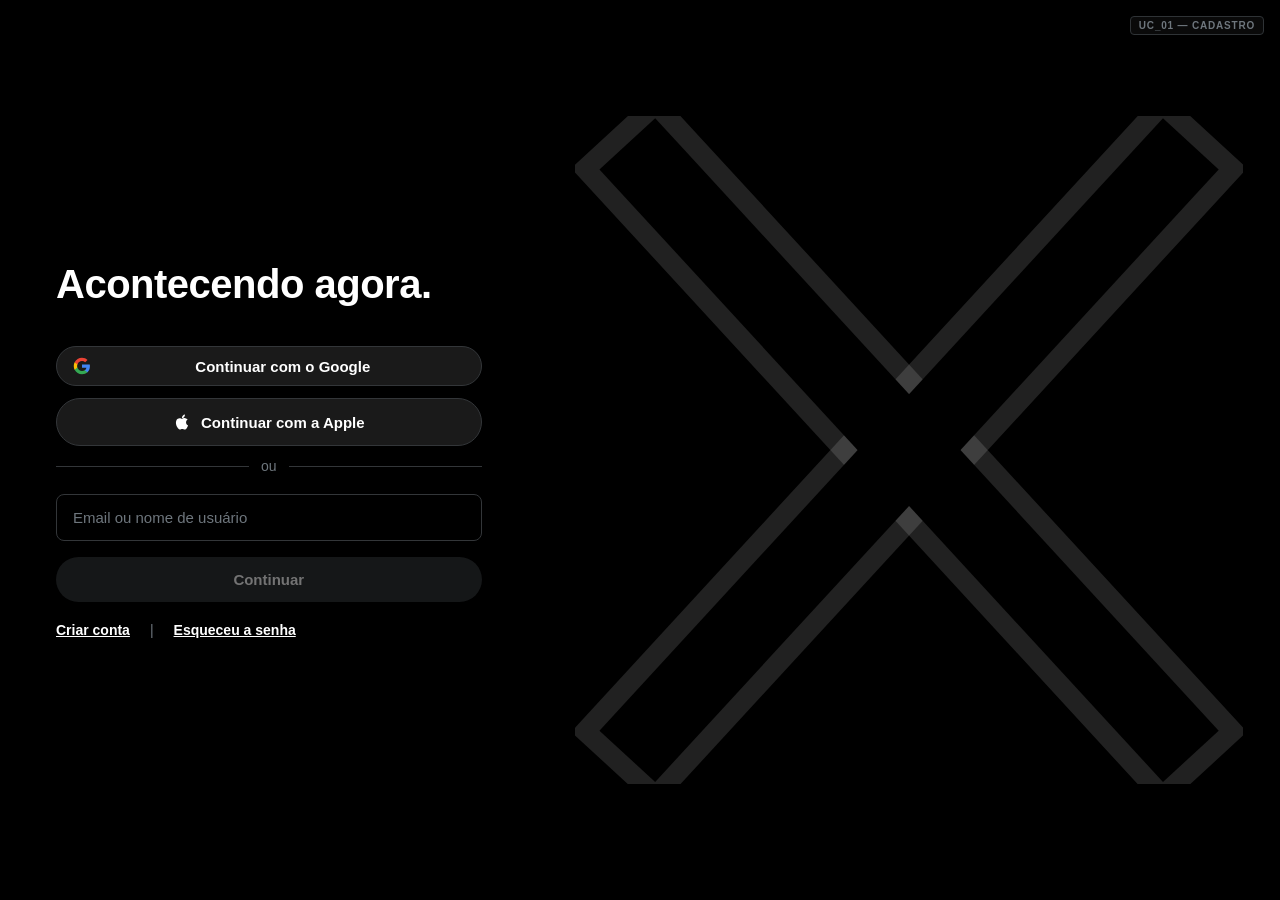
<file: casodeuso_cadastro.html>
<!DOCTYPE html>
<html lang="pt-BR">
<head>
<meta charset="UTF-8"/>
<meta name="viewport" content="width=device-width, initial-scale=1.0"/>
<title>X</title>
<link rel="stylesheet" href="style.css"/>
</head>
<body>

<div id="toast"></div>
<span class="uc-badge" id="uc-badge">UC_01 — Cadastro</span>

<!-- ══ TELA SPLIT (cadastro + login) ══ -->
<div id="tela-auth">
  <div class="left">

    <!-- STEP 0: Landing / Login -->
    <div class="step active" id="step0">
      <h1 class="titulo">Acontecendo agora.</h1>

      <button class="btn btn-escuro btn-google" onclick="loginGoogle()">
        <svg width="18" height="18" viewBox="0 0 24 24">
          <path fill="#4285F4" d="M22.56 12.25c0-.78-.07-1.53-.2-2.25H12v4.26h5.92c-.26 1.37-1.04 2.53-2.21 3.31v2.77h3.57c2.08-1.92 3.28-4.74 3.28-8.09z"/>
          <path fill="#34A853" d="M12 23c2.97 0 5.46-.98 7.28-2.66l-3.57-2.77c-.98.66-2.23 1.06-3.71 1.06-2.86 0-5.29-1.93-6.16-4.53H2.18v2.84C3.99 20.53 7.7 23 12 23z"/>
          <path fill="#FBBC05" d="M5.84 14.09c-.22-.66-.35-1.36-.35-2.09s.13-1.43.35-2.09V7.07H2.18C1.43 8.55 1 10.22 1 12s.43 3.45 1.18 4.93l3.66-2.84z"/>
          <path fill="#EA4335" d="M12 5.38c1.62 0 3.06.56 4.21 1.64l3.15-3.15C17.45 2.09 14.97 1 12 1 7.7 1 3.99 3.47 2.18 7.07l3.66 2.84c.87-2.6 3.3-4.53 6.16-4.53z"/>
        </svg>
        <span class="google-btn-content" id="google-btn-txt">Continuar com o Google</span>
        <svg class="google-logo" width="20" height="20" viewBox="0 0 24 24" id="google-g-icon" style="display:none">
          <path fill="#4285F4" d="M22.56 12.25c0-.78-.07-1.53-.2-2.25H12v4.26h5.92c-.26 1.37-1.04 2.53-2.21 3.31v2.77h3.57c2.08-1.92 3.28-4.74 3.28-8.09z"/>
          <path fill="#34A853" d="M12 23c2.97 0 5.46-.98 7.28-2.66l-3.57-2.77c-.98.66-2.23 1.06-3.71 1.06-2.86 0-5.29-1.93-6.16-4.53H2.18v2.84C3.99 20.53 7.7 23 12 23z"/>
          <path fill="#FBBC05" d="M5.84 14.09c-.22-.66-.35-1.36-.35-2.09s.13-1.43.35-2.09V7.07H2.18C1.43 8.55 1 10.22 1 12s.43 3.45 1.18 4.93l3.66-2.84z"/>
          <path fill="#EA4335" d="M12 5.38c1.62 0 3.06.56 4.21 1.64l3.15-3.15C17.45 2.09 14.97 1 12 1 7.7 1 3.99 3.47 2.18 7.07l3.66 2.84c.87-2.6 3.3-4.53 6.16-4.53z"/>
        </svg>
      </button>

      <button class="btn btn-escuro" onclick="loginApple()">
        <svg width="18" height="18" viewBox="0 0 24 24" fill="white">
          <path d="M18.71 19.5c-.83 1.24-1.71 2.45-3.05 2.47-1.34.03-1.77-.79-3.29-.79-1.53 0-2 .77-3.27.82-1.31.05-2.3-1.32-3.14-2.53C4.25 17 2.94 12.45 4.7 9.39c.87-1.52 2.43-2.48 4.12-2.51 1.28-.02 2.5.87 3.29.87.78 0 2.26-1.07 3.8-.91.65.03 2.47.26 3.64 1.98-.09.06-2.17 1.28-2.15 3.81.03 3.02 2.65 4.03 2.68 4.04-.03.07-.42 1.44-1.38 2.83M13 3.5c.73-.83 1.94-1.46 2.94-1.5.13 1.17-.34 2.35-1.04 3.19-.69.85-1.83 1.51-2.95 1.42-.15-1.15.41-2.35 1.05-3.11z"/>
        </svg>
        Continuar com a Apple
      </button>

      <div class="separador">ou</div>

      <div class="campo">
        <input type="text" placeholder="Email ou nome de usuário" id="inp-login-val" oninput="checaLoginVal()"/>
        <div class="msg-erro" id="err-login-val">Informe o e-mail ou username.</div>
      </div>

      <button class="btn btn-cinza" id="btn-continuar-login" disabled onclick="irParaSenha()">
        Continuar
      </button>

      <div class="rodape-links">
        <a onclick="irCadastro()">Criar conta</a>
        <span style="color:#6e767d">|</span>
        <a onclick="irRecuperacao()">Esqueceu a senha</a>
      </div>
    </div>

    <!-- STEP: Senha do login -->
    <div class="step" id="step-senha-login">
      <h1 class="titulo">Insira sua senha.</h1>

      <div class="campo" style="margin-top: 32px;">
        <input type="password" id="inp-senha-login" placeholder="Senha" oninput="checaSenhaLogin()"/>
        <div class="msg-erro" id="err-senha-login">Senha incorreta.</div>
      </div>

      <button class="btn btn-cinza" id="btn-fazer-login" disabled onclick="fazerLogin()">
        Continuar
      </button>

      <div class="rodape-links">
        <a onclick="irCadastro()">Criar conta</a>
        <span style="color:#6e767d">|</span>
        <a onclick="irRecuperacao()">Esqueceu a senha</a>
      </div>
    </div>

    <!-- STEP: Recuperação de senha -->
    <div class="step" id="step-recuperacao">
      <h1 class="titulo">Recuperar senha.</h1>

      <div class="campo" style="margin-top: 32px;">
        <input type="email" id="inp-rec-email" placeholder="Seu e-mail cadastrado" oninput="limpaMsgErro(this)"/>
        <div class="msg-erro" id="err-rec">E-mail não encontrado.</div>
      </div>

      <button class="btn btn-branco" onclick="fazerRecuperacao()">Enviar</button>

      <div class="rodape-links">
        <a onclick="irPasso('step-recuperacao','step0')">Voltar</a>
      </div>
    </div>

    <!-- STEP: Cadastro 1 - Dados -->
    <div class="step" id="step1">
      <h1 class="titulo">Acontecendo agora.</h1>

      <div class="cadastro-social">
        <button class="btn btn-escuro btn-social-cadastro" onclick="loginGoogle()">Cadastrar com Google</button>
        <button class="btn btn-escuro btn-social-cadastro" onclick="loginApple()">Cadastrar com Apple</button>
      </div>

      <div class="separador separador-cadastro">ou preencha seus dados</div>

      <div class="campo">
        <label>Nome de perfil</label>
        <input type="text" id="inp-nome" placeholder="Exemplo Nome" maxlength="15" oninput="limpaMsgErro(this)"/>
        <div class="msg-erro" id="err-nome">Informe seu nome de perfil.</div>
      </div>

      <div class="campo">
        <label>Nome de usuário</label>
        <input type="text" id="inp-user" placeholder="nameuser11" maxlength="15" oninput="limpaMsgErro(this)"/>
        <div class="msg-erro" id="err-user">Informe seu nome de usuário.</div>
      </div>

      <div class="campo">
        <label>E-mail</label>
        <input type="email" id="inp-email" placeholder="alunomps2026@uea.edu.br" oninput="limpaMsgErro(this)"/>
        <div class="msg-erro" id="err-email">Por favor, insira um endereço de e-mail válido (Ex: nome@dominio.com).</div>
      </div>

      <div class="campo">
        <label>Telefone</label>
        <input type="tel" id="inp-tel" placeholder="+55 (92) 99999-9999" oninput="mascaraTel(this);limpaMsgErro(this)"/>
        <div class="msg-erro" id="err-tel">Informe seu telefone celular.</div>
      </div>

      <div class="campo">
        <label>Data de Nascimento</label>
        <input type="text" id="inp-nasc" placeholder="01/01/2000" maxlength="10" oninput="mascaraData(this);limpaMsgErro(this)"/>
        <div class="msg-erro" id="err-nasc">Cadastro não permitido para menores de 18 anos</div>
      </div>

      <button class="btn btn-branco" onclick="validaPasso1()">Continuar</button>
    </div>

    <!-- STEP: Cadastro 2 - Senha -->
    <div class="step" id="step2">
      <h1 class="titulo">Acontecendo agora.</h1>

      <div class="campo" style="margin-top:32px;">
        <label>Senha</label>
        <input type="password" id="inp-senha" placeholder="••••••••••" maxlength="128" oninput="limpaMsgErro(this)"/>
        <div class="msg-erro" id="err-senha">A senha deve conter no mínimo 8 caracteres</div>
      </div>

      <div class="campo">
        <label>Confirmar senha</label>
        <input type="password" id="inp-conf" placeholder="••••••••••" maxlength="128" oninput="limpaMsgErro(this)"/>
        <div class="msg-erro" id="err-conf">As senhas não coincidem.</div>
      </div>

      <button class="btn btn-branco" style="margin-top:60px;" onclick="validaPasso2()">Continuar</button>
    </div>

  </div>

  <div class="right">
    <div class="fundo-x">
      <svg viewBox="0 0 300 300" fill="none" xmlns="http://www.w3.org/2000/svg">
        <path d="M 35 25 L 265 275" stroke="white" stroke-width="52" stroke-linecap="square" opacity="0.13"/>
        <path d="M 265 25 L 35 275" stroke="white" stroke-width="52" stroke-linecap="square" opacity="0.13"/>
        <path d="M 35 25 L 265 275" stroke="black" stroke-width="34" stroke-linecap="square"/>
        <path d="M 265 25 L 35 275" stroke="black" stroke-width="34" stroke-linecap="square"/>
      </svg>
    </div>
  </div>
</div>

<!-- ══ LOGIN SOCIAL ══ -->
<div id="social-login-modal" class="social-modal escondido" aria-hidden="true">
  <div class="social-card">
    <button class="social-fechar" onclick="fecharLoginSocial()" aria-label="Fechar">×</button>

    <div class="social-topo">
      <div class="social-icone" id="social-icone">G</div>
      <div>
        <p class="social-label">Cadastro/Login</p>
        <h2 id="social-titulo">Entrar com Google</h2>
      </div>
    </div>


    <button class="social-conta" onclick="confirmarLoginSocial()">
      <div class="social-avatar" id="social-avatar">G</div>
      <div class="social-dados">
        <strong id="social-nome">Usuário Google</strong>
        <span id="social-email">usuario.google@gmail.com</span>
      </div>
      <span class="social-seta">›</span>
    </button>

    <button class="social-cancelar" onclick="fecharLoginSocial()">Cancelar</button>
  </div>
</div>

<!-- ══ TELA FEED ══ -->
<div id="tela-feed" style="display:none;">

  <!-- Sidebar esquerda -->
  <aside class="sidebar">
    <div class="sidebar-logo">
      <svg viewBox="0 0 24 24" width="28" height="28" fill="white">
        <path d="M18.244 2.25h3.308l-7.227 8.26 8.502 11.24H16.17l-4.714-6.231-5.401 6.231H2.746l7.73-8.835L1.254 2.25H8.08l4.253 5.622L18.244 2.25zm-1.161 17.52h1.833L7.084 4.126H5.117L17.083 19.77z"/>
      </svg>
    </div>
    <nav class="sidebar-nav">
      <a class="nav-item active" href="#">
        <svg viewBox="0 0 24 24" width="22" height="22" fill="currentColor"><path d="M10 20v-6h4v6h5v-8h3L12 3 2 12h3v8z"/></svg>
        Página Principal
      </a>
      <a class="nav-item" href="#">
        <svg viewBox="0 0 24 24" width="22" height="22" fill="currentColor"><path d="M15.5 14h-.79l-.28-.27A6.471 6.471 0 0 0 16 9.5 6.5 6.5 0 1 0 9.5 16c1.61 0 3.09-.59 4.23-1.57l.27.28v.79l5 4.99L20.49 19l-4.99-5zm-6 0C7.01 14 5 11.99 5 9.5S7.01 5 9.5 5 14 7.01 14 9.5 11.99 14 9.5 14z"/></svg>
        Pesquisar
      </a>
      <a class="nav-item" href="#">
        <svg viewBox="0 0 24 24" width="22" height="22" fill="currentColor"><path d="M12 22c1.1 0 2-.9 2-2h-4c0 1.1.9 2 2 2zm6-6v-5c0-3.07-1.64-5.64-4.5-6.32V4c0-.83-.67-1.5-1.5-1.5s-1.5.67-1.5 1.5v.68C7.63 5.36 6 7.92 6 11v5l-2 2v1h16v-1l-2-2z"/></svg>
        Notificações
      </a>
      <a class="nav-item" href="#">
        <svg viewBox="0 0 24 24" width="22" height="22" fill="currentColor"><path d="M16 11c1.66 0 2.99-1.34 2.99-3S17.66 5 16 5c-1.66 0-3 1.34-3 3s1.34 3 3 3zm-8 0c1.66 0 2.99-1.34 2.99-3S9.66 5 8 5C6.34 5 5 6.34 5 8s1.34 3 3 3zm0 2c-2.33 0-7 1.17-7 3.5V19h14v-2.5c0-2.33-4.67-3.5-7-3.5zm8 0c-.29 0-.62.02-.97.05 1.16.84 1.97 1.97 1.97 3.45V19h6v-2.5c0-2.33-4.67-3.5-7-3.5z"/></svg>
        Seguindo
      </a>
      <a class="nav-item" href="#">
        <svg viewBox="0 0 24 24" width="22" height="22" fill="currentColor"><path d="M20 2H4c-1.1 0-2 .9-2 2v18l4-4h14c1.1 0 2-.9 2-2V4c0-1.1-.9-2-2-2z"/></svg>
        Mensagens
      </a>
      <a class="nav-item" href="#">
        <svg viewBox="0 0 24 24" width="22" height="22" fill="currentColor"><path d="M19 3H5c-1.1 0-2 .9-2 2v14c0 1.1.9 2 2 2h14c1.1 0 2-.9 2-2V5c0-1.1-.9-2-2-2zm-7 3c1.93 0 3.5 1.57 3.5 3.5S13.93 13 12 13s-3.5-1.57-3.5-3.5S10.07 6 12 6zm7 13H5v-.23c0-.62.28-1.2.76-1.58C7.47 15.82 9.64 15 12 15s4.53.82 6.24 2.19c.48.38.76.97.76 1.58V19z"/></svg>
        IA
      </a>
      <a class="nav-item" href="#">
        <svg viewBox="0 0 24 24" width="22" height="22" fill="currentColor"><path d="M17 3H7c-1.1 0-2 .9-2 2v16l7-3 7 3V5c0-1.1-.9-2-2-2z"/></svg>
        Salvos
      </a>
      <a class="nav-item" href="#">
        <svg viewBox="0 0 24 24" width="22" height="22" fill="currentColor"><path d="M11.99 2C6.47 2 2 6.48 2 12s4.47 10 9.99 10C17.52 22 22 17.52 22 12S17.52 2 11.99 2zm4.24 16L12 15.45 7.77 18l1.12-4.81-3.73-3.23 4.92-.42L12 5l1.92 4.53 4.92.42-3.73 3.23L16.23 18z"/></svg>
        Premium
      </a>
      <a class="nav-item" id="nav-perfil" href="#">
        <svg viewBox="0 0 24 24" width="22" height="22" fill="currentColor"><path d="M12 12c2.7 0 4.8-2.1 4.8-4.8S14.7 2.4 12 2.4 7.2 4.5 7.2 7.2 9.3 12 12 12zm0 2.4c-3.2 0-9.6 1.6-9.6 4.8v2.4h19.2v-2.4c0-3.2-6.4-4.8-9.6-4.8z"/></svg>
        Perfil
      </a>
      <a class="nav-item nav-mais" href="#">
        <span style="font-size:20px;letter-spacing:2px">•••</span>
      </a>
    </nav>
    <button class="btn-postar-side" onclick="abrirComposer()">Postar</button>
    <button class="btn-voltar-login" onclick="sairParaLogin()">Voltar para login</button>
  </aside>

  <!-- Centro: Feed -->
  <main class="feed-main">
    <div class="feed-tabs">
      <div class="feed-tab active">Feed</div>
      <div class="feed-tab">Seguindo</div>
    </div>

    <!-- Composer -->
    <div class="composer">
      <div class="composer-avatar">
        <svg viewBox="0 0 24 24" width="40" height="40" fill="#555">
          <path d="M12 12c2.7 0 4.8-2.1 4.8-4.8S14.7 2.4 12 2.4 7.2 4.5 7.2 7.2 9.3 12 12 12zm0 2.4c-3.2 0-9.6 1.6-9.6 4.8v2.4h19.2v-2.4c0-3.2-6.4-4.8-9.6-4.8z"/>
        </svg>
      </div>
      <div class="composer-right">
        <input class="composer-input" id="composer-input" type="text" placeholder="O que está acontecendo?" maxlength="280" oninput="checaComposer()"/>
        <div class="composer-actions">
          <div class="composer-icons">
            <span title="Imagem">🖼</span>
            <span title="GIF">GIF</span>
            <span title="Emoji">☺</span>
            <span title="Enquete">📊</span>
            <span title="Agenda">📅</span>
            <span title="Local">📍</span>
          </div>
          <button class="btn-postar-composer" id="btn-postar" disabled onclick="postarTweet()">Postar</button>
        </div>
      </div>
    </div>

    <!-- Posts -->
    <div id="lista-posts"></div>
  </main>

  <!-- Sidebar direita -->
  <aside class="sidebar-right">
    <div class="search-bar">
      <input type="text" placeholder="Value"/>
      <svg viewBox="0 0 24 24" width="16" height="16" fill="#6e767d"><path d="M15.5 14h-.79l-.28-.27A6.471 6.471 0 0 0 16 9.5 6.5 6.5 0 1 0 9.5 16c1.61 0 3.09-.59 4.23-1.57l.27.28v.79l5 4.99L20.49 19l-4.99-5zm-6 0C7.01 14 5 11.99 5 9.5S7.01 5 9.5 5 14 7.01 14 9.5 11.99 14 9.5 14z"/></svg>
      <svg viewBox="0 0 24 24" width="16" height="16" fill="#6e767d" style="margin-left:auto"><path d="M19.14 12.94c.04-.3.06-.61.06-.94 0-.32-.02-.64-.07-.94l2.03-1.58c.18-.14.23-.41.12-.61l-1.92-3.32c-.12-.22-.37-.29-.59-.22l-2.39.96c-.5-.38-1.03-.7-1.62-.94l-.36-2.54c-.04-.24-.24-.41-.48-.41h-3.84c-.24 0-.43.17-.47.41l-.36 2.54c-.59.24-1.13.57-1.62.94l-2.39-.96c-.22-.08-.47 0-.59.22L2.74 8.87c-.12.21-.08.47.12.61l2.03 1.58c-.05.3-.09.63-.09.94s.02.64.07.94l-2.03 1.58c-.18.14-.23.41-.12.61l1.92 3.32c.12.22.37.29.59.22l2.39-.96c.5.38 1.03.7 1.62.94l.36 2.54c.05.24.24.41.48.41h3.84c.24 0 .44-.17.47-.41l.36-2.54c.59-.24 1.13-.56 1.62-.94l2.39.96c.22.08.47 0 .59-.22l1.92-3.32c.12-.22.07-.47-.12-.61l-2.01-1.58zM12 15.6c-1.98 0-3.6-1.62-3.6-3.6s1.62-3.6 3.6-3.6 3.6 1.62 3.6 3.6-1.62 3.6-3.6 3.6z"/></svg>
    </div>

    <div class="trends-box">
      <div class="trends-tabs">
        <span class="trends-tab active">Para você</span>
        <span class="trends-tab">Assuntos do Momento</span>
        <span class="trends-tab">Notícias</span>
      </div>
      <div class="trend-item">
        <div class="trend-cat">Política · Assunto do Momento</div>
        <div class="trend-nome">Reunião</div>
        <span class="trend-more">···</span>
      </div>
      <div class="trend-item">
        <div class="trend-cat">Música · Assunto do Momento</div>
        <div class="trend-nome">Melody</div>
        <span class="trend-more">···</span>
      </div>
      <div class="trend-item">
        <div class="trend-cat">Assunto do Momento em Brasil</div>
        <div class="trend-nome" style="font-weight:800">VIDA ALÉM DO TRABALHOJÁ</div>
        <span class="trend-more">···</span>
      </div>
      <div class="trend-item">
        <div class="trend-cat">Esporte · Assunto do Momento</div>
        <div class="trend-nome">Tiaguinho</div>
        <span class="trend-more">···</span>
      </div>
      <div class="trend-item">
        <div class="trend-cat">Esporte · Assunto do Momento</div>
        <div class="trend-nome">Tiaguinho</div>
        <span class="trend-more">···</span>
      </div>
    </div>
  </aside>

</div>

<script src="script.js"></script>
</body>
</html>
</file>
<file: style.css>
*,*::before,*::after { box-sizing: border-box; margin: 0; padding: 0; }

:root {
  --preto: #000;
  --branco: #fff;
  --cinza: #6e767d;
  --borda: #2f3336;
  --borda-campo: #333639;
  --azul: #1d9bf0;
  --vermelho: #f4212e;
  --raio-btn: 9999px;
  --raio-campo: 8px;
  --sidebar-w: 240px;
  --sidebar-right-w: 320px;
}

body {
  background: var(--preto);
  color: var(--branco);
  font-family: -apple-system, BlinkMacSystemFont, "Segoe UI", Roboto, Helvetica, Arial, sans-serif;
  min-height: 100vh;
}

/* ── AUTH SPLIT ── */
#tela-auth {
  display: flex;
  height: 100vh;
  overflow: hidden;
}

.left {
  width: 42%;
  min-width: 480px;
  padding: 0 56px;
  display: flex;
  flex-direction: column;
  justify-content: center;
  position: relative;
  z-index: 10;
}

.right {
  flex: 1;
  position: relative;
  overflow: hidden;
  display: flex;
  align-items: center;
  justify-content: center;
}

.fundo-x {
  position: absolute;
  inset: 0;
  display: flex;
  align-items: center;
  justify-content: center;
}

.fundo-x svg { width: 90%; max-width: 760px; }

.titulo {
  font-size: 40px;
  font-weight: 900;
  letter-spacing: -.5px;
  margin-bottom: 40px;
  line-height: 1.1;
}

.step { display: none; }
.step.active { display: block; }

/* ── CAMPOS ── */
.campo { margin-bottom: 16px; }

.campo label {
  display: block;
  font-size: 13px;
  color: var(--cinza);
  margin-bottom: 6px;
}

.campo input {
  width: 100%;
  background: var(--preto);
  border: 1px solid var(--borda-campo);
  border-radius: var(--raio-campo);
  padding: 14px 16px;
  font-size: 15px;
  color: var(--branco);
  outline: none;
  transition: border-color .15s;
  font-family: inherit;
}
.campo input::placeholder { color: var(--cinza); }
.campo input:focus { border-color: var(--azul); }
.campo input.erro { border-color: var(--vermelho); }

.msg-erro {
  font-size: 12px;
  color: var(--vermelho);
  margin-top: 4px;
  display: none;
}
.msg-erro.visivel { display: block; }

/* ── BOTÕES ── */
.btn {
  width: 100%;
  border: none;
  border-radius: var(--raio-btn);
  padding: 14px 20px;
  font-size: 15px;
  font-weight: 700;
  cursor: pointer;
  font-family: inherit;
  display: flex;
  align-items: center;
  justify-content: center;
  gap: 10px;
  transition: background .15s, opacity .15s;
  margin-bottom: 12px;
}
.btn:disabled { opacity: .45; cursor: not-allowed; }

.btn-branco { background: var(--branco); color: var(--preto); }
.btn-branco:hover:not(:disabled) { background: #e6e6e6; }

.btn-escuro { background: #1a1a1a; color: var(--branco); border: 1px solid var(--borda-campo); }
.btn-escuro:hover:not(:disabled) { background: #222; }

.btn-cinza { background: #2f3336; color: var(--branco); }
.btn-cinza.ativo { background: var(--branco); color: var(--preto); }
.btn-cinza.ativo:hover { background: #e6e6e6; }

.btn-azul { background: var(--azul); color: var(--branco); }
.btn-azul:hover:not(:disabled) { background: #1a8cd8; }

/* botão google com avatar */
.btn-google { justify-content: space-between; padding: 10px 16px; }
.btn-google .google-btn-content { flex: 1; text-align: center; }
.google-user-info { display: flex; align-items: center; gap: 10px; }
.google-avatar {
  width: 36px; height: 36px; border-radius: 50%;
  background: linear-gradient(135deg, #f9ca24, #f0932b, #e84393, #6c5ce7);
  display: flex; align-items: center; justify-content: center;
  font-size: 14px; font-weight: 700; color: white; flex-shrink: 0;
}
.google-user-text { text-align: left; }
.google-user-text .google-continue { font-size: 11px; font-weight: 700; color: #e7e9ea; }
.google-user-text .google-email { font-size: 12px; color: var(--cinza); }

.separador {
  display: flex; align-items: center; gap: 12px;
  margin: 8px 0 20px;
  font-size: 14px; color: var(--cinza);
}
.separador::before, .separador::after {
  content: ''; flex: 1; height: 1px; background: var(--borda-campo);
}

.rodape-links {
  margin-top: 20px; font-size: 14px; display: flex; gap: 20px;
}
.rodape-links a {
  color: var(--branco); text-decoration: underline; cursor: pointer; font-weight: 600;
}
.rodape-links a:hover { color: var(--cinza); }



/* ── LOGIN SOCIAL SIMULADO ── */
.escondido { display: none !important; }

.social-modal {
  position: fixed;
  inset: 0;
  background: rgba(0, 0, 0, .68);
  backdrop-filter: blur(4px);
  display: flex;
  align-items: center;
  justify-content: center;
  z-index: 800;
  padding: 20px;
}

.social-card {
  width: 100%;
  max-width: 420px;
  background: #000;
  border: 1px solid var(--borda);
  border-radius: 20px;
  padding: 24px;
  box-shadow: 0 18px 70px rgba(0,0,0,.45);
  position: relative;
}

.social-fechar {
  position: absolute;
  top: 14px;
  right: 14px;
  width: 30px;
  height: 30px;
  border: none;
  border-radius: 50%;
  background: transparent;
  color: var(--cinza);
  font-size: 24px;
  line-height: 1;
  cursor: pointer;
}
.social-fechar:hover { background: rgba(255,255,255,.08); color: var(--branco); }

.social-topo {
  display: flex;
  align-items: center;
  gap: 14px;
  margin-bottom: 18px;
}

.social-icone,
.social-avatar {
  display: flex;
  align-items: center;
  justify-content: center;
  border-radius: 50%;
  font-weight: 800;
  color: #000;
  background: #fff;
  flex-shrink: 0;
}

.social-icone {
  width: 44px;
  height: 44px;
  font-size: 22px;
}

.social-label {
  color: var(--cinza);
  font-size: 12px;
  font-weight: 700;
  text-transform: uppercase;
  letter-spacing: .5px;
  margin-bottom: 2px;
}

.social-card h2 {
  font-size: 22px;
  line-height: 1.2;
}

.social-aviso {
  color: var(--cinza);
  font-size: 13px;
  line-height: 1.45;
  margin-bottom: 18px;
}

.social-conta {
  width: 100%;
  display: flex;
  align-items: center;
  gap: 12px;
  padding: 14px;
  border: 1px solid var(--borda);
  border-radius: 14px;
  background: #111;
  color: var(--branco);
  cursor: pointer;
  text-align: left;
  font-family: inherit;
  transition: background .15s, border-color .15s;
}
.social-conta:hover {
  background: #16181c;
  border-color: #555;
}

.social-avatar {
  width: 40px;
  height: 40px;
  font-size: 18px;
}

.social-dados {
  display: flex;
  flex-direction: column;
  gap: 2px;
  flex: 1;
  min-width: 0;
}

.social-dados strong { font-size: 14px; }
.social-dados span {
  color: var(--cinza);
  font-size: 13px;
  white-space: nowrap;
  overflow: hidden;
  text-overflow: ellipsis;
}

.social-seta {
  color: var(--cinza);
  font-size: 28px;
  line-height: 1;
}

.social-cancelar {
  margin-top: 14px;
  width: 100%;
  border: none;
  border-radius: var(--raio-btn);
  padding: 11px 16px;
  background: transparent;
  color: var(--cinza);
  font-weight: 700;
  cursor: pointer;
  font-family: inherit;
}
.social-cancelar:hover { color: var(--branco); background: rgba(255,255,255,.06); }

/* ── TOAST ── */
#toast {
  position: fixed; bottom: 28px; left: 50%;
  transform: translateX(-50%) translateY(80px);
  background: var(--azul); color: var(--branco);
  border-radius: 6px; padding: 12px 22px;
  font-size: 14px; font-weight: 500;
  transition: transform .28s ease;
  z-index: 999; pointer-events: none; white-space: nowrap;
}
#toast.toast-erro { background: var(--vermelho); }
#toast.visivel { transform: translateX(-50%) translateY(0); }

/* ── UC BADGE ── */
.uc-badge {
  position: fixed; top: 16px; right: 16px;
  font-size: 10px; font-weight: 700; letter-spacing: .8px;
  color: var(--cinza); background: rgba(255,255,255,.04);
  border: 1px solid var(--borda); border-radius: 4px;
  padding: 3px 8px; text-transform: uppercase; z-index: 200;
}

/* ══════════════════════════════════════
   FEED
══════════════════════════════════════ */
#tela-feed {
  display: flex;
  min-height: 100vh;
  background: var(--preto);
}

/* ── Sidebar esquerda ── */
.sidebar {
  width: var(--sidebar-w);
  padding: 8px 12px 20px;
  display: flex;
  flex-direction: column;
  position: sticky;
  top: 0;
  height: 100vh;
  border-right: 1px solid var(--borda);
  flex-shrink: 0;
}

.sidebar-logo { padding: 12px 14px 8px; }

.sidebar-nav { display: flex; flex-direction: column; gap: 2px; flex: 1; }

.nav-item {
  display: flex; align-items: center; gap: 16px;
  padding: 10px 14px; border-radius: var(--raio-btn);
  color: var(--branco); text-decoration: none;
  font-size: 17px; font-weight: 400;
  transition: background .15s;
}
.nav-item:hover { background: rgba(255,255,255,.08); }
.nav-item.active { font-weight: 700; }
.nav-mais { font-size: 22px; letter-spacing: 3px; }

.btn-postar-side {
  margin-top: 16px;
  background: var(--branco); color: var(--preto);
  border: none; border-radius: var(--raio-btn);
  padding: 14px; font-size: 16px; font-weight: 700;
  cursor: pointer; font-family: inherit;
  transition: background .15s;
}
.btn-postar-side:hover { background: #e6e6e6; }

.btn-voltar-login {
  margin-top: 8px;
  align-self: center;
  background: transparent;
  color: var(--cinza);
  border: 1px solid transparent;
  border-radius: var(--raio-btn);
  padding: 7px 12px;
  font-size: 12px;
  font-weight: 600;
  cursor: pointer;
  font-family: inherit;
  transition: color .15s, background .15s, border-color .15s;
}
.btn-voltar-login:hover {
  color: var(--branco);
  background: rgba(255,255,255,.06);
  border-color: var(--borda);
}

/* ── Feed central ── */
.feed-main {
  flex: 1;
  border-right: 1px solid var(--borda);
  min-height: 100vh;
}

.feed-tabs {
  display: flex;
  border-bottom: 1px solid var(--borda);
  position: sticky; top: 0;
  background: rgba(0,0,0,.85);
  backdrop-filter: blur(12px);
  z-index: 10;
}
.feed-tab {
  flex: 1; text-align: center;
  padding: 16px; font-size: 15px; font-weight: 500;
  color: var(--cinza); cursor: pointer;
  transition: color .15s;
  position: relative;
}
.feed-tab.active { color: var(--branco); font-weight: 700; }
.feed-tab.active::after {
  content: '';
  position: absolute; bottom: 0; left: 50%; transform: translateX(-50%);
  width: 56px; height: 4px; border-radius: 2px; background: var(--azul);
}

/* ── Composer ── */
.composer {
  display: flex; gap: 12px;
  padding: 12px 16px;
  border-bottom: 1px solid var(--borda);
}
.composer-avatar {
  flex-shrink: 0; width: 40px; height: 40px; border-radius: 50%;
  background: #333; overflow: hidden;
  display: flex; align-items: center; justify-content: center;
}
.composer-avatar svg { width: 40px; height: 40px; }
.composer-right { flex: 1; display: flex; flex-direction: column; gap: 10px; }
.composer-input {
  width: 100%; background: transparent; border: none; outline: none;
  color: var(--branco); font-size: 18px; font-family: inherit;
  padding: 8px 0; resize: none;
}
.composer-input::placeholder { color: var(--cinza); }
.composer-actions {
  display: flex; align-items: center; justify-content: space-between;
  border-top: 1px solid var(--borda); padding-top: 10px;
}
.composer-icons {
  display: flex; gap: 8px; color: var(--azul);
  font-size: 14px; align-items: center;
}
.composer-icons span { cursor: pointer; padding: 4px; border-radius: 50%; transition: background .15s; }
.composer-icons span:hover { background: rgba(29,155,240,.1); }
.btn-postar-composer {
  background: var(--branco); color: var(--preto);
  border: none; border-radius: var(--raio-btn);
  padding: 8px 18px; font-size: 14px; font-weight: 700;
  cursor: pointer; font-family: inherit;
  transition: background .15s, opacity .15s;
}
.btn-postar-composer:disabled { opacity: .4; cursor: not-allowed; }
.btn-postar-composer:hover:not(:disabled) { background: #e6e6e6; }

/* ── Post ── */
.post {
  display: flex; gap: 12px;
  padding: 12px 16px;
  border-bottom: 1px solid var(--borda);
  transition: background .15s;
  cursor: pointer;
}
.post:hover { background: rgba(255,255,255,.03); }
.post-avatar {
  width: 40px; height: 40px; border-radius: 50%;
  background: #333; flex-shrink: 0;
  display: flex; align-items: center; justify-content: center;
  font-size: 16px; font-weight: 700; color: var(--branco);
  overflow: hidden;
}
.post-body { flex: 1; min-width: 0; }
.post-header {
  display: flex; gap: 6px; align-items: baseline;
  margin-bottom: 2px; flex-wrap: wrap;
}
.post-nome { font-weight: 700; font-size: 15px; }
.post-user { color: var(--cinza); font-size: 14px; }
.post-tempo { color: var(--cinza); font-size: 14px; }
.post-texto { font-size: 15px; line-height: 1.5; margin-bottom: 10px; word-break: break-word; }
.post-img {
  width: 100%; border-radius: 14px; margin-bottom: 10px;
  max-height: 400px; object-fit: cover;
}
.post-acoes {
  display: flex; gap: 28px; color: var(--cinza); font-size: 13px;
}
.post-acao {
  display: flex; align-items: center; gap: 6px;
  cursor: pointer; transition: color .15s;
}
.post-acao:hover { color: var(--azul); }
.post-acao.like:hover { color: #f91880; }
.post-acao.rep:hover { color: #00ba7c; }
.post-time-full {
  font-size: 13px; color: var(--cinza); margin-top: 6px;
}

/* ── Sidebar direita ── */
.sidebar-right {
  width: var(--sidebar-right-w);
  padding: 12px 16px;
  flex-shrink: 0;
}

.search-bar {
  display: flex; align-items: center; gap: 10px;
  background: #202327; border-radius: var(--raio-btn);
  padding: 10px 16px; margin-bottom: 16px;
}
.search-bar input {
  background: transparent; border: none; outline: none;
  color: var(--branco); font-size: 15px; font-family: inherit; flex: 1;
}
.search-bar input::placeholder { color: var(--cinza); }

.trends-box {
  background: #16181c; border-radius: 16px; padding: 4px 0;
}
.trends-tabs {
  display: flex; gap: 0; padding: 12px 16px 8px;
  font-size: 13px; font-weight: 700; gap: 12px;
}
.trends-tab { color: var(--cinza); cursor: pointer; }
.trends-tab.active { color: var(--branco); }

.trend-item {
  display: flex; flex-direction: column;
  padding: 10px 16px; position: relative; cursor: pointer;
}
.trend-item:hover { background: rgba(255,255,255,.04); }
.trend-cat { font-size: 12px; color: var(--cinza); margin-bottom: 2px; }
.trend-nome { font-size: 15px; font-weight: 700; }
.trend-more {
  position: absolute; right: 12px; top: 50%; transform: translateY(-50%);
  color: var(--cinza); font-size: 18px; letter-spacing: 2px;
}

/* Ajustes do UC_01: cadastro social */
.cadastro-social {
  display: grid;
  grid-template-columns: 1fr 1fr;
  gap: 10px;
  margin-bottom: 8px;
}

.btn-social-cadastro {
  padding: 11px 14px;
  font-size: 13px;
  margin-bottom: 0;
}

.separador-cadastro {
  margin: 10px 0 18px;
  font-size: 12px;
}

@media (max-width: 560px) {
  .cadastro-social {
    grid-template-columns: 1fr;
  }
}
</file>
